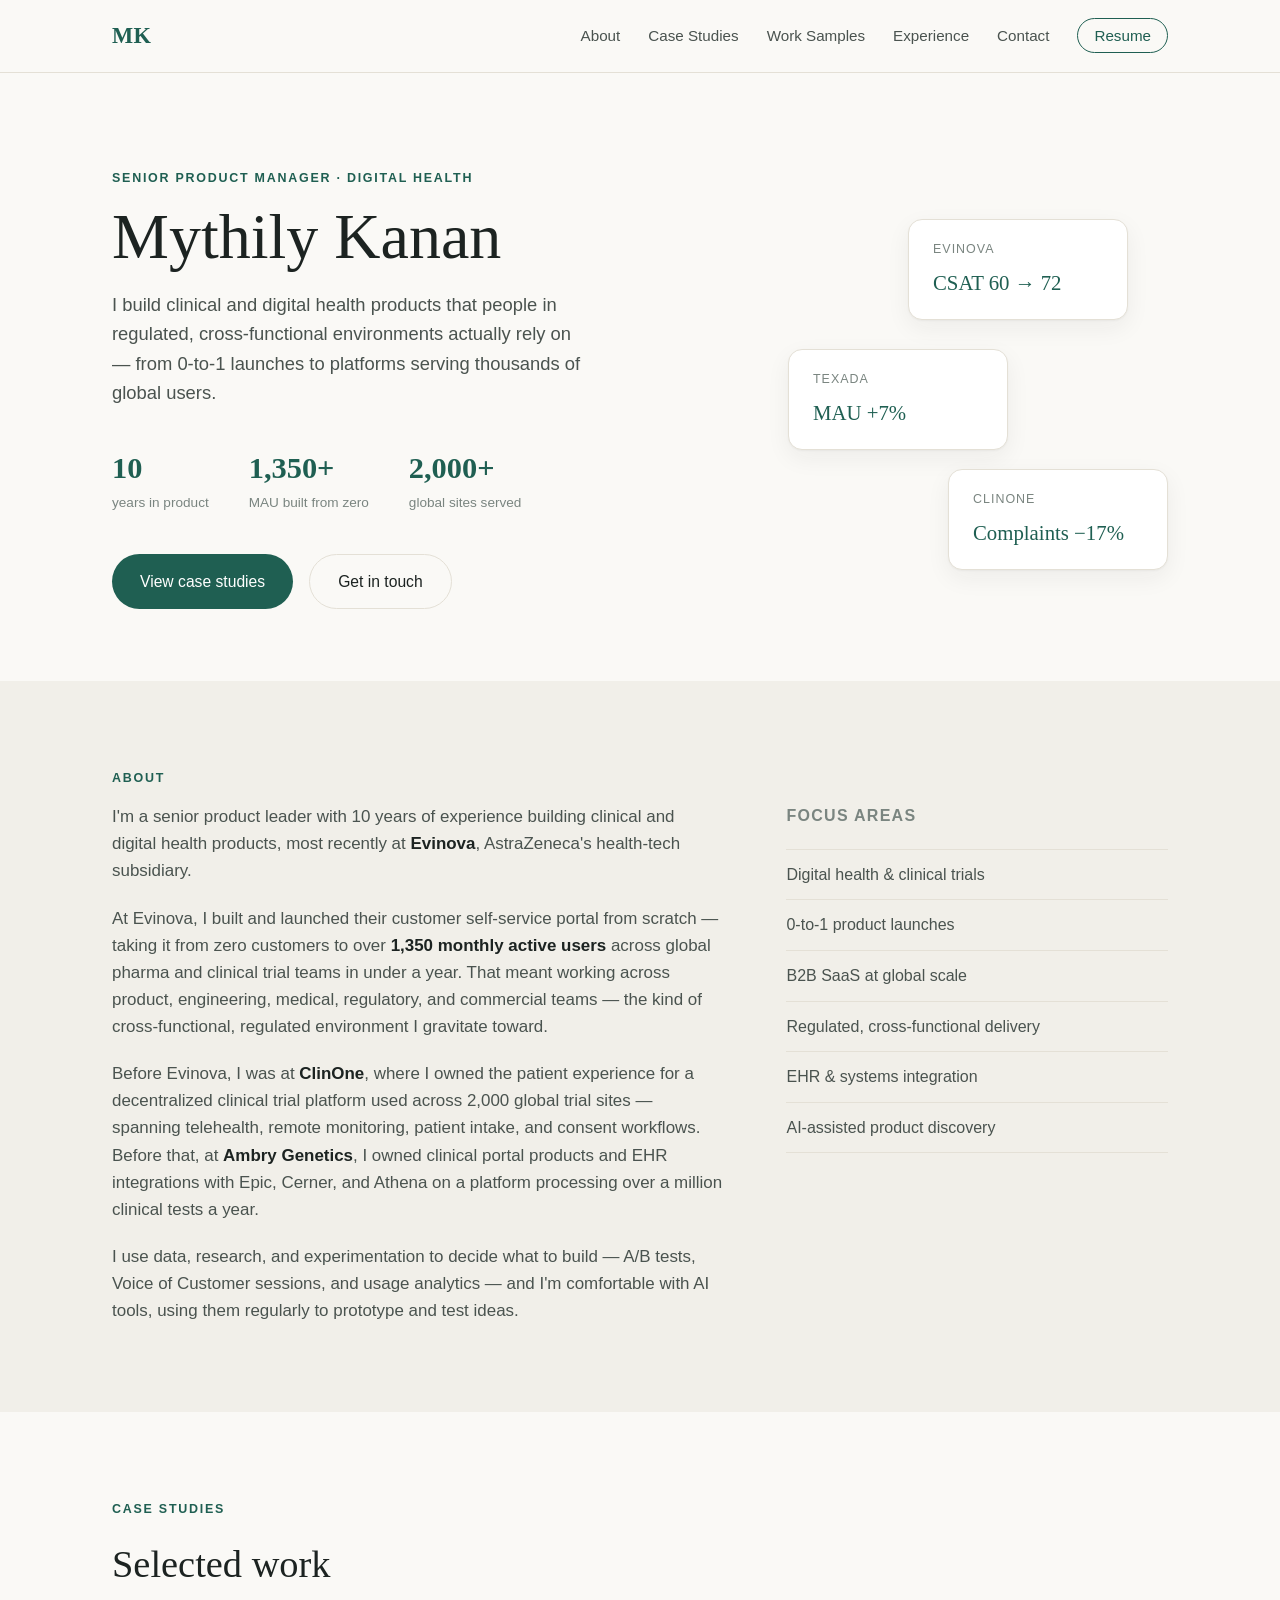
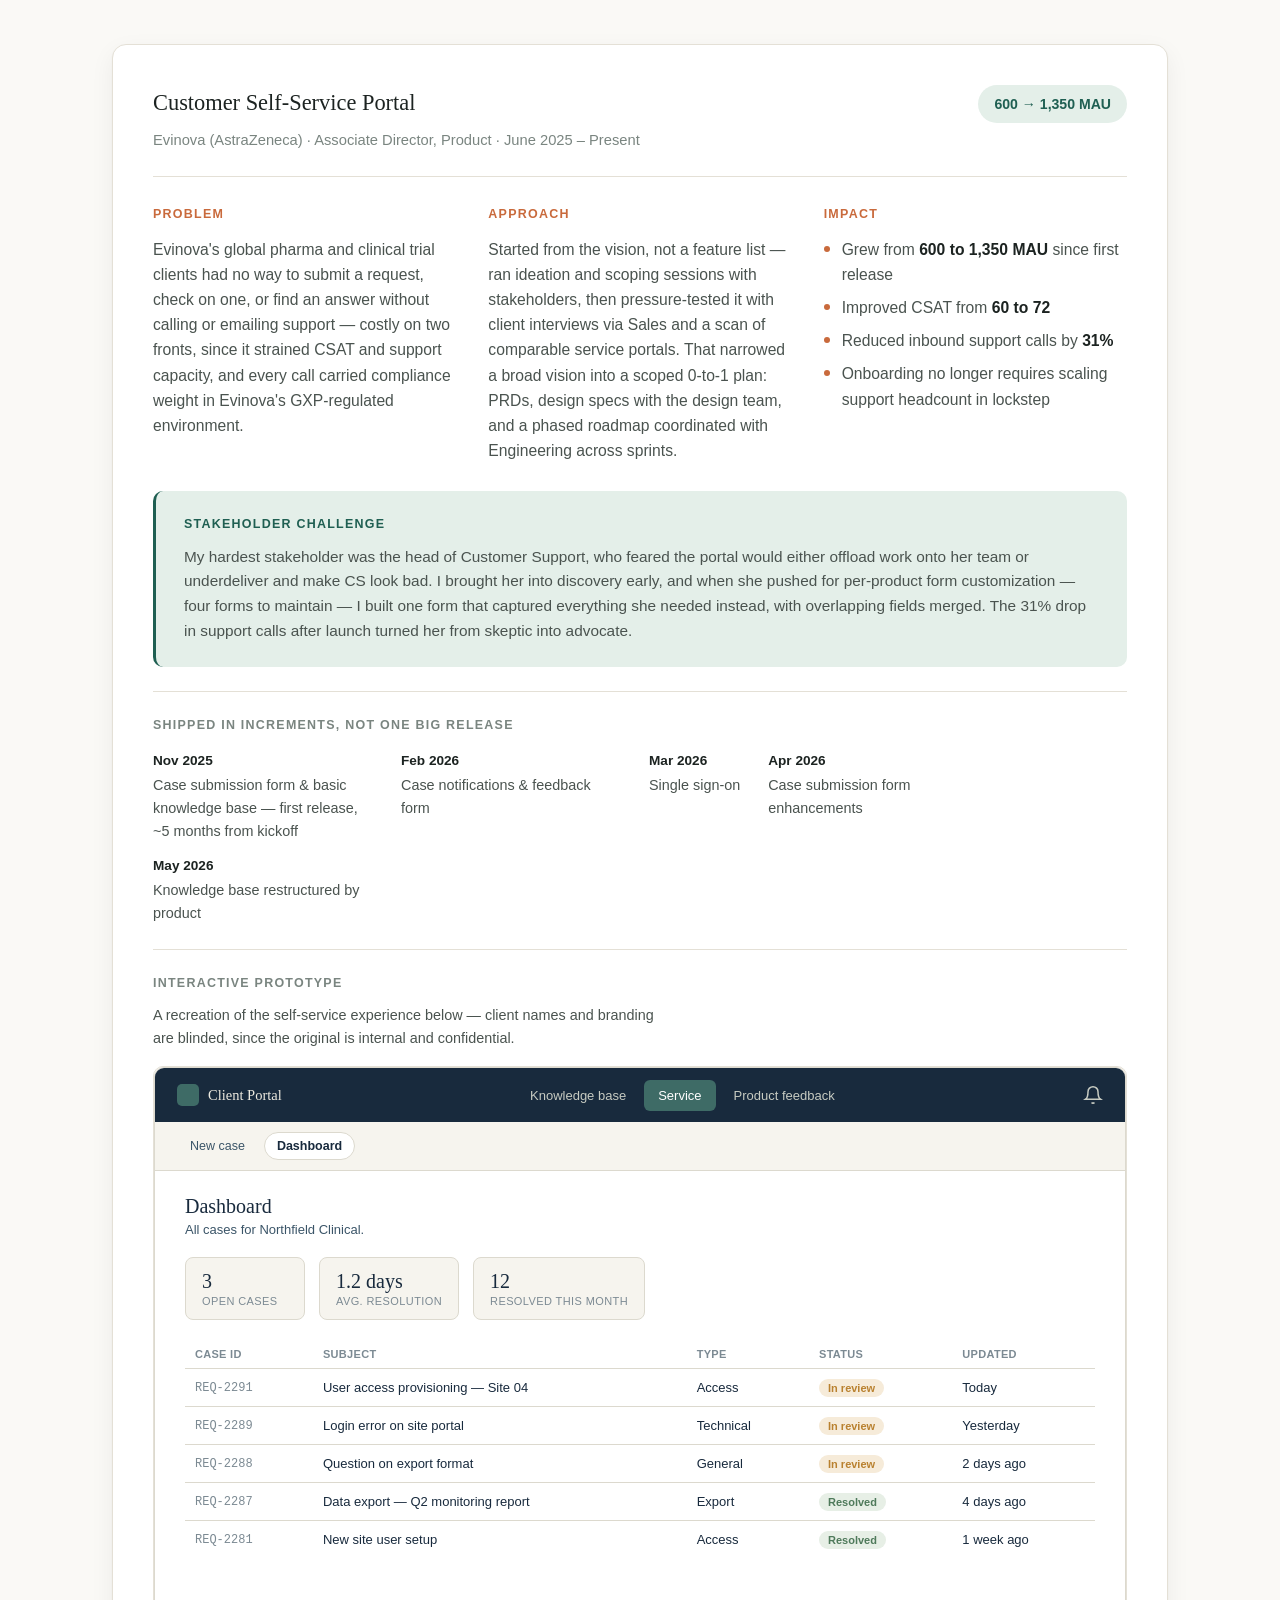
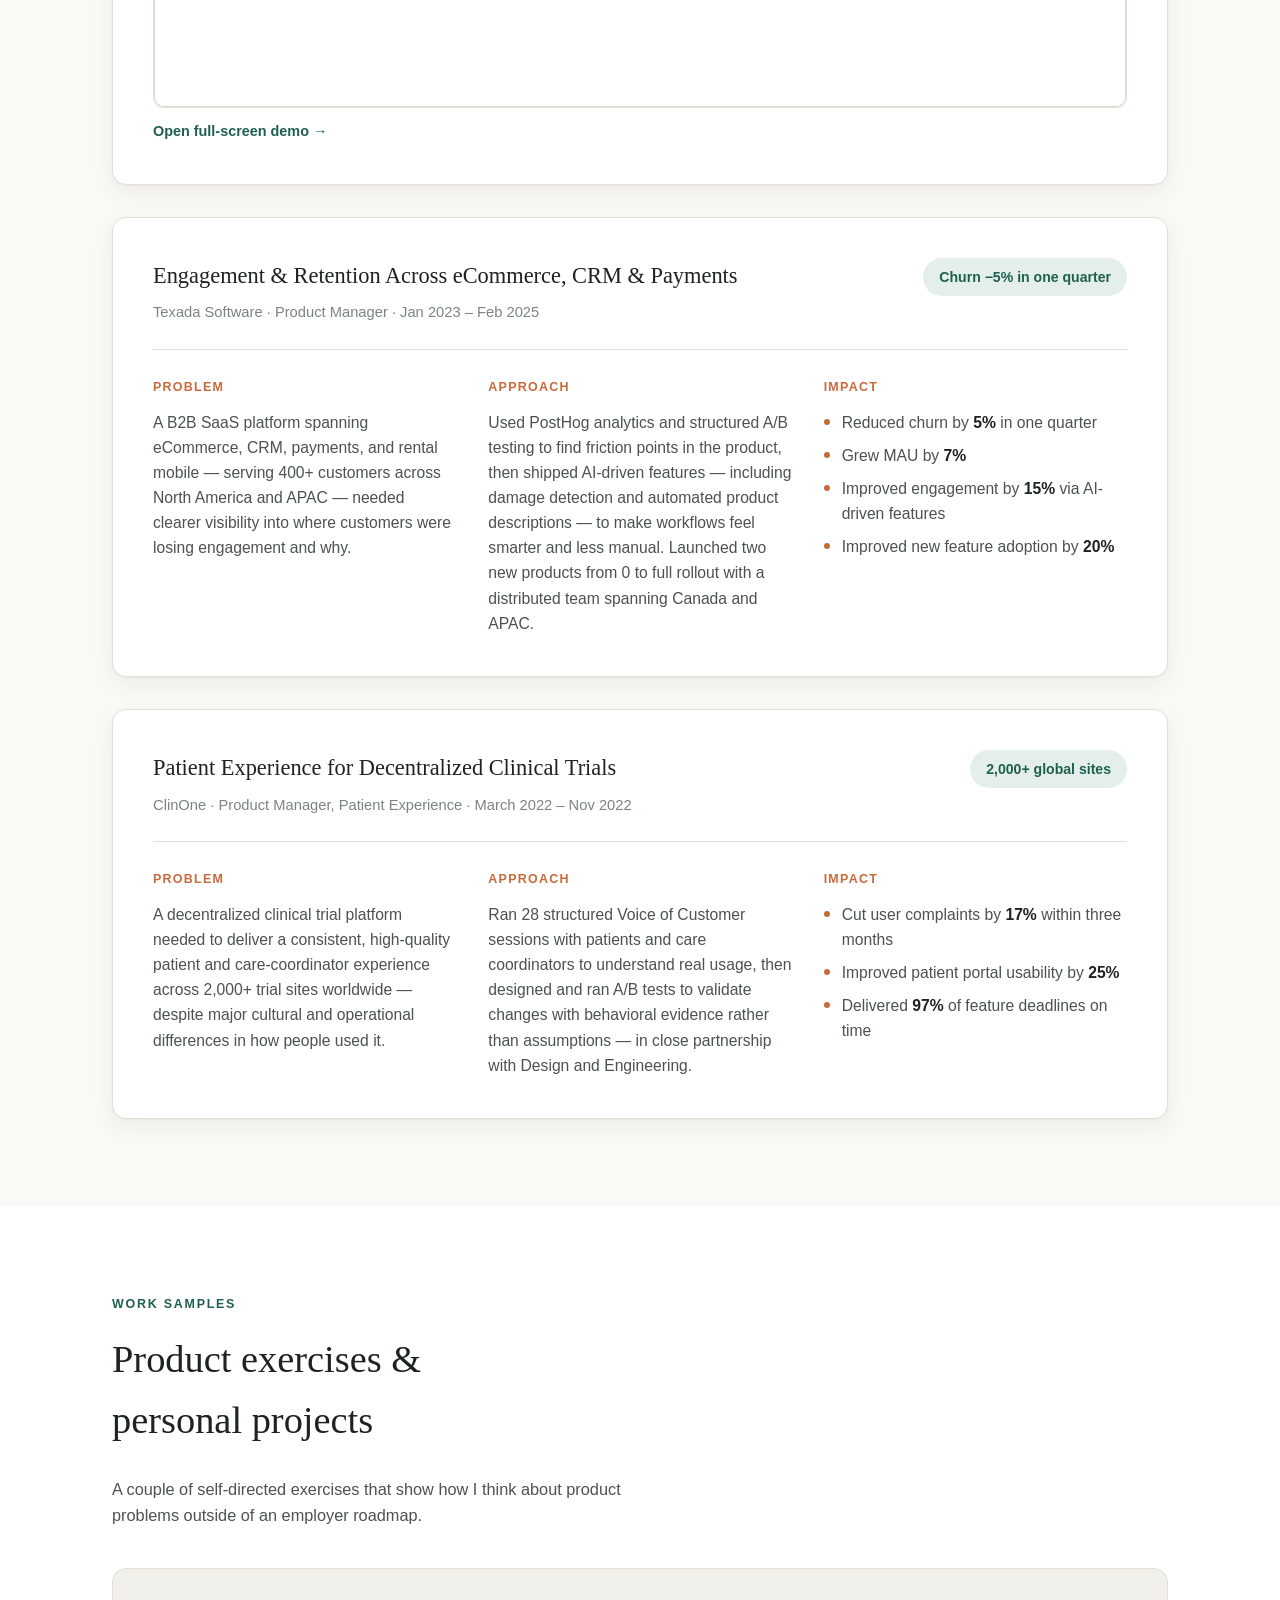
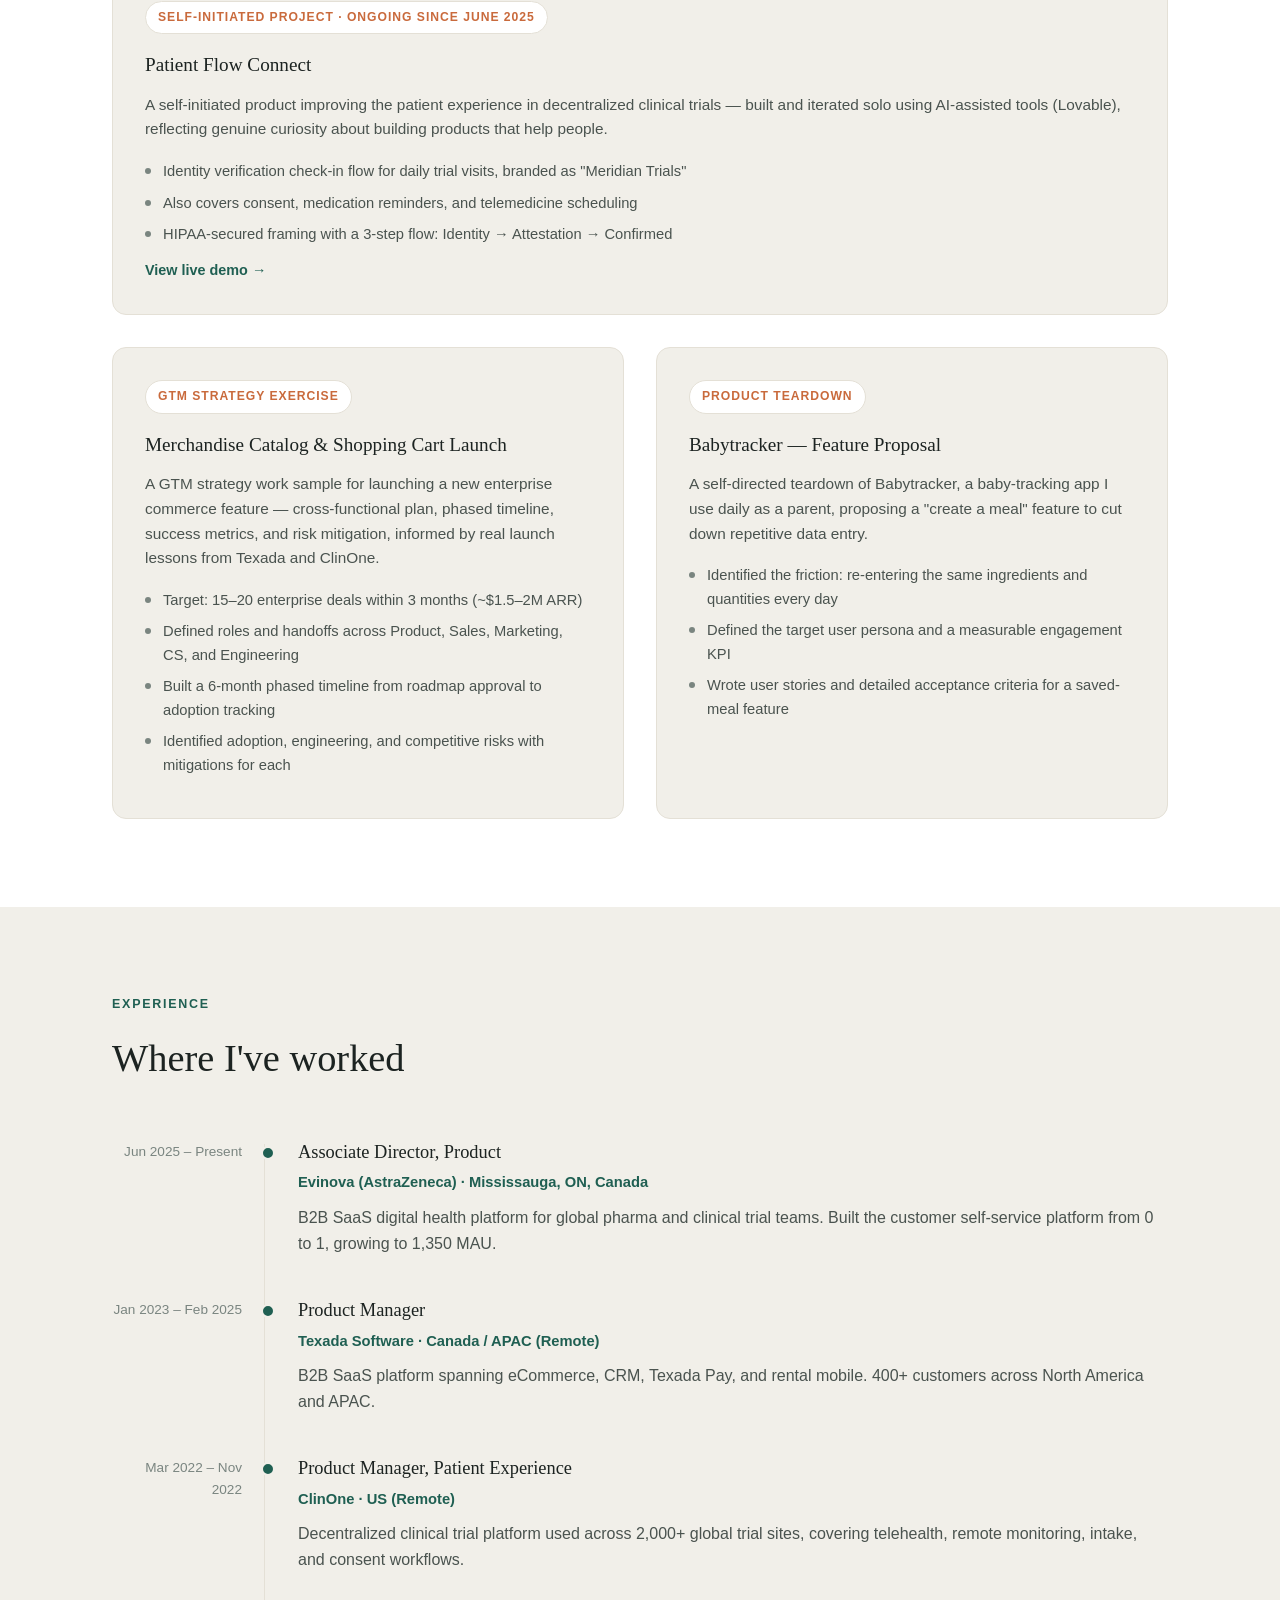
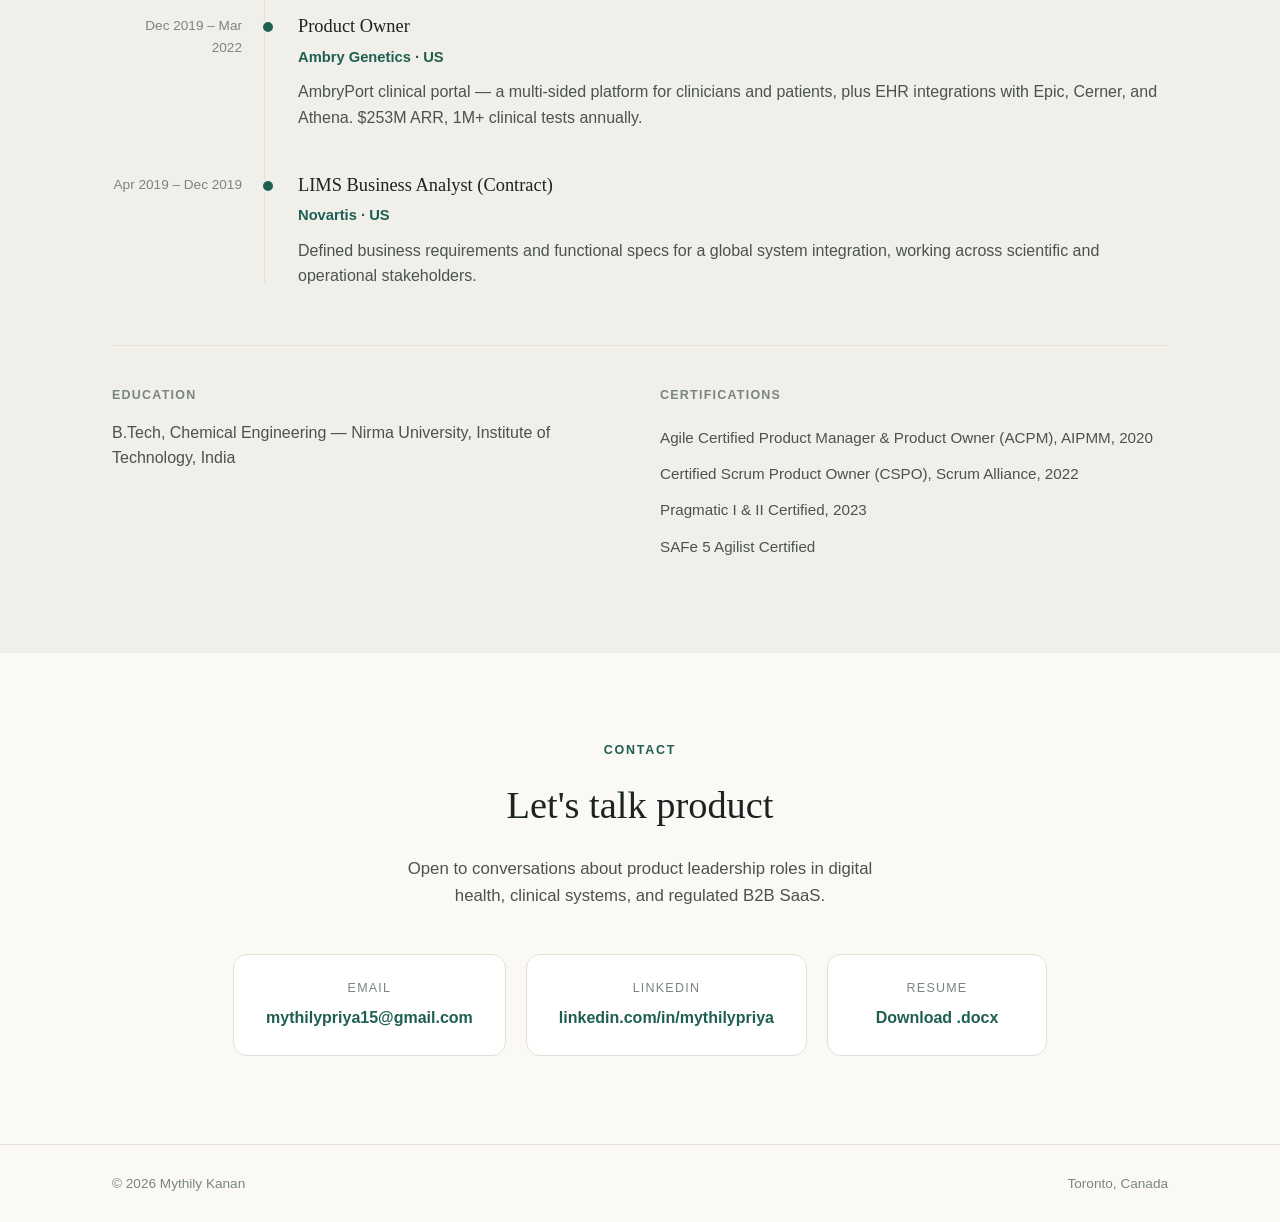
<file: index.html>
<!DOCTYPE html>
<html lang="en">
<head>
<meta charset="UTF-8">
<meta name="viewport" content="width=device-width, initial-scale=1.0">
<title>Mythily Kanan — Senior Product Manager</title>
<meta name="description" content="Mythily Kanan — Senior Product Manager building digital health and clinical products. 10 years shipping SaaS products end to end at global scale.">
<link rel="icon" href="data:,">
<link rel="stylesheet" href="css/style.css">
</head>
<body>

<a class="skip-link" href="#main">Skip to content</a>

<header class="site-header">
  <nav class="nav" aria-label="Primary">
    <a href="#top" class="nav-logo">MK</a>
    <button class="nav-toggle" aria-label="Toggle menu" aria-expanded="false">
      <span></span><span></span><span></span>
    </button>
    <ul class="nav-links">
      <li><a href="#about">About</a></li>
      <li><a href="#work">Case Studies</a></li>
      <li><a href="#exercises">Work Samples</a></li>
      <li><a href="#experience">Experience</a></li>
      <li><a href="#contact">Contact</a></li>
      <li><a href="assets/Mythily_Kanan_Resume.docx" class="nav-resume" download>Resume</a></li>
    </ul>
  </nav>
</header>

<main id="main">

  <section id="top" class="hero">
    <div class="container hero-grid">
      <div class="hero-copy">
        <p class="eyebrow">Senior Product Manager · Digital Health</p>
        <h1>Mythily Kanan</h1>
        <p class="hero-lede">
          I build clinical and digital health products that people in regulated,
          cross-functional environments actually rely on — from 0-to-1 launches
          to platforms serving thousands of global users.
        </p>
        <div class="hero-stats">
          <div class="stat">
            <span class="stat-number">10</span>
            <span class="stat-label">years in product</span>
          </div>
          <div class="stat">
            <span class="stat-number">1,350+</span>
            <span class="stat-label">MAU built from zero</span>
          </div>
          <div class="stat">
            <span class="stat-number">2,000+</span>
            <span class="stat-label">global sites served</span>
          </div>
        </div>
        <div class="hero-actions">
          <a href="#work" class="btn btn-primary">View case studies</a>
          <a href="#contact" class="btn btn-ghost">Get in touch</a>
        </div>
      </div>
      <div class="hero-visual" aria-hidden="true">
        <div class="hero-card hero-card-1">
          <span class="hero-card-label">Evinova</span>
          <span class="hero-card-metric">CSAT 60 → 72</span>
        </div>
        <div class="hero-card hero-card-2">
          <span class="hero-card-label">Texada</span>
          <span class="hero-card-metric">MAU +7%</span>
        </div>
        <div class="hero-card hero-card-3">
          <span class="hero-card-label">ClinOne</span>
          <span class="hero-card-metric">Complaints −17%</span>
        </div>
      </div>
    </div>
  </section>

  <section id="about" class="section about">
    <div class="container">
      <p class="section-eyebrow">About</p>
      <div class="about-grid">
        <div class="about-text">
          <p>
            I'm a senior product leader with 10 years of experience building clinical and
            digital health products, most recently at <strong>Evinova</strong>, AstraZeneca's
            health-tech subsidiary.
          </p>
          <p>
            At Evinova, I built and launched their customer self-service portal from scratch —
            taking it from zero customers to over <strong>1,350 monthly active users</strong>
            across global pharma and clinical trial teams in under a year. That meant working
            across product, engineering, medical, regulatory, and commercial teams — the kind
            of cross-functional, regulated environment I gravitate toward.
          </p>
          <p>
            Before Evinova, I was at <strong>ClinOne</strong>, where I owned the patient
            experience for a decentralized clinical trial platform used across 2,000 global
            trial sites — spanning telehealth, remote monitoring, patient intake, and consent
            workflows. Before that, at <strong>Ambry Genetics</strong>, I owned clinical portal
            products and EHR integrations with Epic, Cerner, and Athena on a platform
            processing over a million clinical tests a year.
          </p>
          <p>
            I use data, research, and experimentation to decide what to build — A/B tests,
            Voice of Customer sessions, and usage analytics — and I'm comfortable with AI
            tools, using them regularly to prototype and test ideas.
          </p>
        </div>
        <div class="about-side">
          <h3>Focus areas</h3>
          <ul class="tag-list">
            <li>Digital health &amp; clinical trials</li>
            <li>0-to-1 product launches</li>
            <li>B2B SaaS at global scale</li>
            <li>Regulated, cross-functional delivery</li>
            <li>EHR &amp; systems integration</li>
            <li>AI-assisted product discovery</li>
          </ul>
        </div>
      </div>
    </div>
  </section>

  <section id="work" class="section work">
    <div class="container">
      <p class="section-eyebrow">Case Studies</p>
      <h2 class="section-title">Selected work</h2>

      <article class="case-study case-study-featured">
        <div class="case-header">
          <div>
            <h3>Customer Self-Service Portal</h3>
            <p class="case-meta">Evinova (AstraZeneca) · Associate Director, Product · June 2025 – Present</p>
          </div>
          <div class="case-impact-pill">600 → 1,350 MAU</div>
        </div>
        <div class="case-body">
          <div class="case-col">
            <h4>Problem</h4>
            <p>
              Evinova's global pharma and clinical trial clients had no way to submit a request,
              check on one, or find an answer without calling or emailing support — costly on two
              fronts, since it strained CSAT and support capacity, and every call carried
              compliance weight in Evinova's GXP-regulated environment.
            </p>
          </div>
          <div class="case-col">
            <h4>Approach</h4>
            <p>
              Started from the vision, not a feature list — ran ideation and scoping sessions with
              stakeholders, then pressure-tested it with client interviews via Sales and a scan of
              comparable service portals. That narrowed a broad vision into a scoped 0-to-1 plan:
              PRDs, design specs with the design team, and a phased roadmap coordinated with
              Engineering across sprints.
            </p>
          </div>
          <div class="case-col">
            <h4>Impact</h4>
            <ul class="impact-list">
              <li>Grew from <strong>600 to 1,350 MAU</strong> since first release</li>
              <li>Improved CSAT from <strong>60 to 72</strong></li>
              <li>Reduced inbound support calls by <strong>31%</strong></li>
              <li>Onboarding no longer requires scaling support headcount in lockstep</li>
            </ul>
          </div>
        </div>
        <div class="case-story">
          <h4>Stakeholder challenge</h4>
          <p>
            My hardest stakeholder was the head of Customer Support, who feared the portal would
            either offload work onto her team or underdeliver and make CS look bad. I brought her
            into discovery early, and when she pushed for per-product form customization — four
            forms to maintain — I built one form that captured everything she needed instead,
            with overlapping fields merged. The 31% drop in support calls after launch turned her
            from skeptic into advocate.
          </p>
        </div>
        <div class="case-timeline-strip">
          <h4>Shipped in increments, not one big release</h4>
          <ul>
            <li><span>Nov 2025</span>Case submission form &amp; basic knowledge base — first release, ~5 months from kickoff</li>
            <li><span>Feb 2026</span>Case notifications &amp; feedback form</li>
            <li><span>Mar 2026</span>Single sign-on</li>
            <li><span>Apr 2026</span>Case submission form enhancements</li>
            <li><span>May 2026</span>Knowledge base restructured by product</li>
          </ul>
        </div>
        <div class="case-demo">
          <h4>Interactive prototype</h4>
          <p class="case-demo-note">
            A recreation of the self-service experience below — client names and branding are
            blinded, since the original is internal and confidential.
          </p>
          <div class="case-demo-frame">
            <iframe src="demos/evinova-portal-demo.html" title="Evinova client portal demo" loading="lazy"></iframe>
          </div>
          <a href="demos/evinova-portal-demo.html" target="_blank" rel="noopener" class="case-demo-link">
            Open full-screen demo →
          </a>
        </div>
      </article>

      <article class="case-study">
        <div class="case-header">
          <div>
            <h3>Engagement &amp; Retention Across eCommerce, CRM &amp; Payments</h3>
            <p class="case-meta">Texada Software · Product Manager · Jan 2023 – Feb 2025</p>
          </div>
          <div class="case-impact-pill">Churn −5% in one quarter</div>
        </div>
        <div class="case-body">
          <div class="case-col">
            <h4>Problem</h4>
            <p>
              A B2B SaaS platform spanning eCommerce, CRM, payments, and rental mobile — serving
              400+ customers across North America and APAC — needed clearer visibility into
              where customers were losing engagement and why.
            </p>
          </div>
          <div class="case-col">
            <h4>Approach</h4>
            <p>
              Used PostHog analytics and structured A/B testing to find friction points in the
              product, then shipped AI-driven features — including damage detection and
              automated product descriptions — to make workflows feel smarter and less manual.
              Launched two new products from 0 to full rollout with a distributed team spanning
              Canada and APAC.
            </p>
          </div>
          <div class="case-col">
            <h4>Impact</h4>
            <ul class="impact-list">
              <li>Reduced churn by <strong>5%</strong> in one quarter</li>
              <li>Grew MAU by <strong>7%</strong></li>
              <li>Improved engagement by <strong>15%</strong> via AI-driven features</li>
              <li>Improved new feature adoption by <strong>20%</strong></li>
            </ul>
          </div>
        </div>
      </article>

      <article class="case-study">
        <div class="case-header">
          <div>
            <h3>Patient Experience for Decentralized Clinical Trials</h3>
            <p class="case-meta">ClinOne · Product Manager, Patient Experience · March 2022 – Nov 2022</p>
          </div>
          <div class="case-impact-pill">2,000+ global sites</div>
        </div>
        <div class="case-body">
          <div class="case-col">
            <h4>Problem</h4>
            <p>
              A decentralized clinical trial platform needed to deliver a consistent, high-quality
              patient and care-coordinator experience across 2,000+ trial sites worldwide —
              despite major cultural and operational differences in how people used it.
            </p>
          </div>
          <div class="case-col">
            <h4>Approach</h4>
            <p>
              Ran 28 structured Voice of Customer sessions with patients and care coordinators
              to understand real usage, then designed and ran A/B tests to validate changes with
              behavioral evidence rather than assumptions — in close partnership with Design and
              Engineering.
            </p>
          </div>
          <div class="case-col">
            <h4>Impact</h4>
            <ul class="impact-list">
              <li>Cut user complaints by <strong>17%</strong> within three months</li>
              <li>Improved patient portal usability by <strong>25%</strong></li>
              <li>Delivered <strong>97%</strong> of feature deadlines on time</li>
            </ul>
          </div>
        </div>
      </article>

    </div>
  </section>

  <section id="exercises" class="section exercises">
    <div class="container">
      <p class="section-eyebrow">Work Samples</p>
      <h2 class="section-title">Product exercises &amp; personal projects</h2>
      <p class="section-intro">
        A couple of self-directed exercises that show how I think about product problems outside
        of an employer roadmap.
      </p>

      <article class="exercise-card exercise-card-wide">
        <span class="exercise-tag">Self-initiated project · Ongoing since June 2025</span>
        <h3>Patient Flow Connect</h3>
        <p>
          A self-initiated product improving the patient experience in decentralized clinical
          trials — built and iterated solo using AI-assisted tools (Lovable), reflecting genuine
          curiosity about building products that help people.
        </p>
        <ul class="exercise-points">
          <li>Identity verification check-in flow for daily trial visits, branded as "Meridian Trials"</li>
          <li>Also covers consent, medication reminders, and telemedicine scheduling</li>
          <li>HIPAA-secured framing with a 3-step flow: Identity → Attestation → Confirmed</li>
        </ul>
        <a href="https://secure-study-flow.lovable.app" target="_blank" rel="noopener" class="case-demo-link">
          View live demo →
        </a>
      </article>

      <div class="exercise-grid">
        <article class="exercise-card">
          <span class="exercise-tag">GTM strategy exercise</span>
          <h3>Merchandise Catalog &amp; Shopping Cart Launch</h3>
          <p>
            A GTM strategy work sample for launching a new enterprise commerce feature —
            cross-functional plan, phased timeline, success metrics, and risk mitigation,
            informed by real launch lessons from Texada and ClinOne.
          </p>
          <ul class="exercise-points">
            <li>Target: 15–20 enterprise deals within 3 months (~$1.5–2M ARR)</li>
            <li>Defined roles and handoffs across Product, Sales, Marketing, CS, and Engineering</li>
            <li>Built a 6-month phased timeline from roadmap approval to adoption tracking</li>
            <li>Identified adoption, engineering, and competitive risks with mitigations for each</li>
          </ul>
        </article>

        <article class="exercise-card">
          <span class="exercise-tag">Product teardown</span>
          <h3>Babytracker — Feature Proposal</h3>
          <p>
            A self-directed teardown of Babytracker, a baby-tracking app I use daily as a parent,
            proposing a "create a meal" feature to cut down repetitive data entry.
          </p>
          <ul class="exercise-points">
            <li>Identified the friction: re-entering the same ingredients and quantities every day</li>
            <li>Defined the target user persona and a measurable engagement KPI</li>
            <li>Wrote user stories and detailed acceptance criteria for a saved-meal feature</li>
          </ul>
        </article>
      </div>
    </div>
  </section>

  <section id="experience" class="section experience">
    <div class="container">
      <p class="section-eyebrow">Experience</p>
      <h2 class="section-title">Where I've worked</h2>

      <ol class="timeline">
        <li class="timeline-item">
          <div class="timeline-date">Jun 2025 – Present</div>
          <div class="timeline-content">
            <h3>Associate Director, Product</h3>
            <p class="timeline-org">Evinova (AstraZeneca) · Mississauga, ON, Canada</p>
            <p>B2B SaaS digital health platform for global pharma and clinical trial teams. Built the customer self-service platform from 0 to 1, growing to 1,350 MAU.</p>
          </div>
        </li>
        <li class="timeline-item">
          <div class="timeline-date">Jan 2023 – Feb 2025</div>
          <div class="timeline-content">
            <h3>Product Manager</h3>
            <p class="timeline-org">Texada Software · Canada / APAC (Remote)</p>
            <p>B2B SaaS platform spanning eCommerce, CRM, Texada Pay, and rental mobile. 400+ customers across North America and APAC.</p>
          </div>
        </li>
        <li class="timeline-item">
          <div class="timeline-date">Mar 2022 – Nov 2022</div>
          <div class="timeline-content">
            <h3>Product Manager, Patient Experience</h3>
            <p class="timeline-org">ClinOne · US (Remote)</p>
            <p>Decentralized clinical trial platform used across 2,000+ global trial sites, covering telehealth, remote monitoring, intake, and consent workflows.</p>
          </div>
        </li>
        <li class="timeline-item">
          <div class="timeline-date">Dec 2019 – Mar 2022</div>
          <div class="timeline-content">
            <h3>Product Owner</h3>
            <p class="timeline-org">Ambry Genetics · US</p>
            <p>AmbryPort clinical portal — a multi-sided platform for clinicians and patients, plus EHR integrations with Epic, Cerner, and Athena. $253M ARR, 1M+ clinical tests annually.</p>
          </div>
        </li>
        <li class="timeline-item">
          <div class="timeline-date">Apr 2019 – Dec 2019</div>
          <div class="timeline-content">
            <h3>LIMS Business Analyst (Contract)</h3>
            <p class="timeline-org">Novartis · US</p>
            <p>Defined business requirements and functional specs for a global system integration, working across scientific and operational stakeholders.</p>
          </div>
        </li>
      </ol>

      <div class="creds">
        <div class="creds-col">
          <h4>Education</h4>
          <p>B.Tech, Chemical Engineering — Nirma University, Institute of Technology, India</p>
        </div>
        <div class="creds-col">
          <h4>Certifications</h4>
          <ul class="plain-list">
            <li>Agile Certified Product Manager &amp; Product Owner (ACPM), AIPMM, 2020</li>
            <li>Certified Scrum Product Owner (CSPO), Scrum Alliance, 2022</li>
            <li>Pragmatic I &amp; II Certified, 2023</li>
            <li>SAFe 5 Agilist Certified</li>
          </ul>
        </div>
      </div>
    </div>
  </section>

  <section id="contact" class="section contact">
    <div class="container contact-inner">
      <p class="section-eyebrow">Contact</p>
      <h2 class="section-title">Let's talk product</h2>
      <p class="contact-lede">
        Open to conversations about product leadership roles in digital health, clinical
        systems, and regulated B2B SaaS.
      </p>
      <div class="contact-links">
        <a href="mailto:mythilypriya15@gmail.com" class="contact-link">
          <span class="contact-label">Email</span>
          <span class="contact-value">mythilypriya15@gmail.com</span>
        </a>
        <a href="https://linkedin.com/in/mythilypriya" target="_blank" rel="noopener" class="contact-link">
          <span class="contact-label">LinkedIn</span>
          <span class="contact-value">linkedin.com/in/mythilypriya</span>
        </a>
        <a href="assets/Mythily_Kanan_Resume.docx" download class="contact-link">
          <span class="contact-label">Resume</span>
          <span class="contact-value">Download .docx</span>
        </a>
      </div>
    </div>
  </section>

</main>

<footer class="site-footer">
  <div class="container footer-inner">
    <span>© <span id="year"></span> Mythily Kanan</span>
    <span>Toronto, Canada</span>
  </div>
</footer>

<script src="js/script.js"></script>
</body>
</html>
</file>
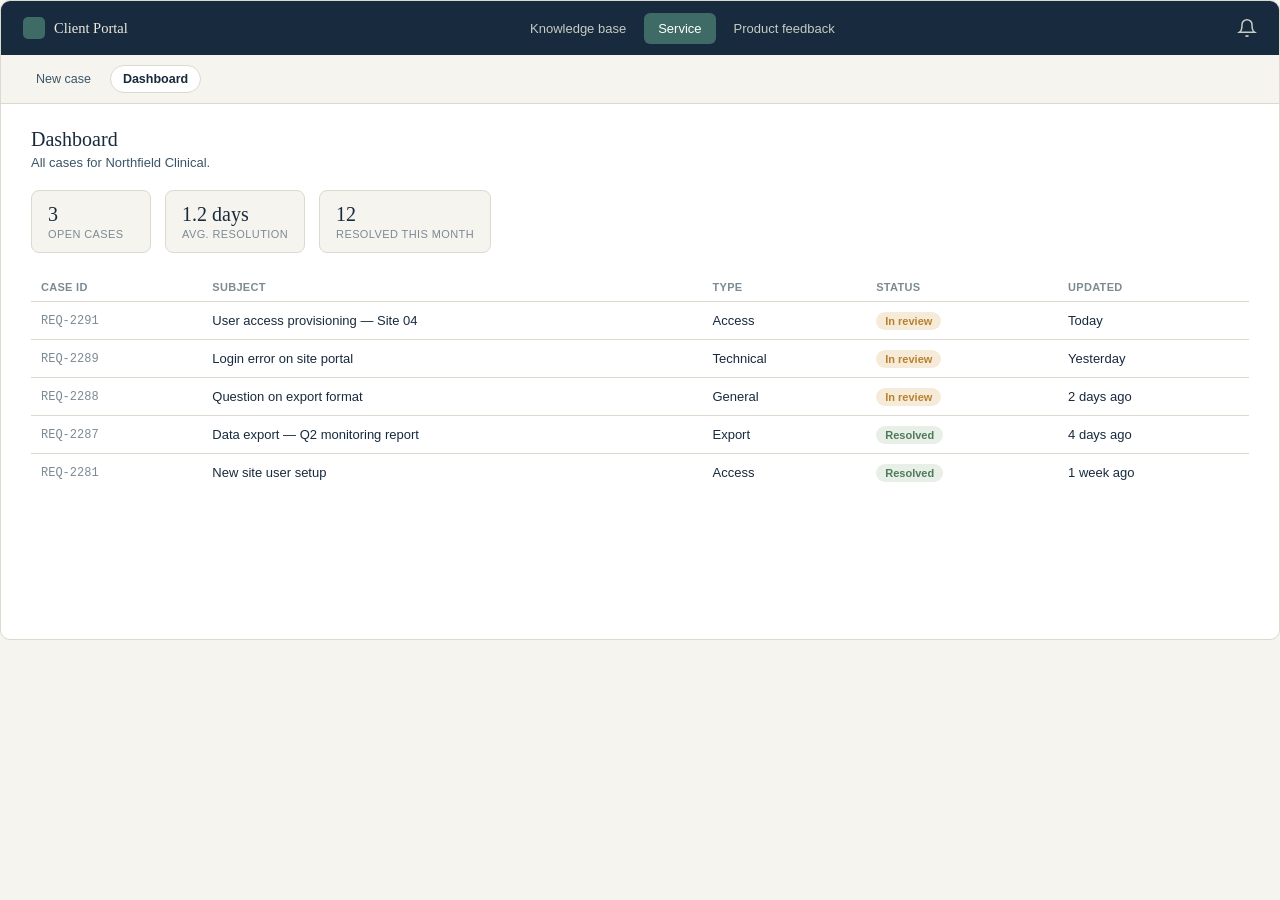
<file: demos/evinova-portal-demo.html>
<!DOCTYPE html>
<html lang="en">
<head>
<meta charset="UTF-8">
<title>Client Portal — Demo</title>
<style>
  :root{
    --ink:#182A3D; --ink-soft:#3B5568; --line:#DCD9CE;
    --paper:#F6F4EE; --card:#FFFFFF;
    --teal:#3E6B66; --teal-deep:#28453F; --teal-tint:#E6EEEA;
    --amber:#B9812F; --amber-tint:#F6EBD9;
    --sage:#4F7A5B; --sage-tint:#E7EFE6;
    --muted:#7C8A93;
  }
  *{box-sizing:border-box;}
  body{margin:0;font-family:'Inter',-apple-system,'Segoe UI',sans-serif;background:var(--paper);color:var(--ink);}
  .shell{border:1px solid var(--line);border-radius:10px;overflow:hidden;background:var(--card);min-height:640px;}
  .topbar{display:flex;align-items:center;justify-content:space-between;padding:0 22px;height:54px;background:var(--ink);color:#EDEAE0;}
  .brandmark{display:flex;align-items:center;gap:9px;}
  .brandmark .sq{width:22px;height:22px;border-radius:5px;background:var(--teal);flex:none;}
  .brandmark span{font-family:Georgia,'Times New Roman',serif;font-size:14.5px;}
  .toptabs{display:flex;gap:4px;}
  .toptab{padding:8px 14px;border-radius:6px;font-size:13px;color:#C7CBC2;cursor:pointer;}
  .toptab:hover{color:#fff;}
  .toptab.active{background:var(--teal);color:#fff;}
  .subbar{display:flex;gap:6px;padding:10px 22px;border-bottom:1px solid var(--line);background:var(--paper);}
  .subtab{padding:6px 12px;border-radius:20px;font-size:12.5px;color:var(--ink-soft);cursor:pointer;border:1px solid transparent;}
  .subtab:hover{border-color:var(--line);}
  .subtab.active{background:var(--card);border-color:var(--line);color:var(--ink);font-weight:600;}
  .doctab-row{display:flex;gap:16px;border-bottom:1px solid var(--line);margin-bottom:18px;}
  .doctab{padding:0 2px 10px;font-size:12.5px;color:var(--muted);cursor:pointer;border-bottom:2px solid transparent;}
  .doctab:hover{color:var(--ink);}
  .doctab.active{color:var(--teal-deep);border-bottom-color:var(--teal);font-weight:600;}
  .main{padding:24px 30px;}
  .section{display:none;}
  .section.active{display:block;}
  .pane{display:none;}
  .pane.active{display:block;}
  h1{font-family:Georgia,'Times New Roman',serif;font-size:20px;font-weight:400;margin:0 0 4px;}
  .sub{color:var(--ink-soft);font-size:13px;margin:0 0 20px;}
  .row{display:flex;gap:14px;margin-bottom:20px;flex-wrap:wrap;}
  .stat{background:var(--paper);border:1px solid var(--line);border-radius:8px;padding:12px 16px;min-width:120px;}
  .stat .n{font-size:20px;font-family:Georgia,serif;}
  .stat .l{font-size:11px;color:var(--muted);text-transform:uppercase;letter-spacing:.4px;margin-top:2px;}
  table{width:100%;border-collapse:collapse;font-size:13px;}
  th{text-align:left;font-size:11px;text-transform:uppercase;letter-spacing:.3px;color:var(--muted);padding:8px 10px;border-bottom:1px solid var(--line);}
  td{padding:11px 10px;border-bottom:1px solid var(--line);}
  tr:last-child td{border-bottom:none;}
  .id{font-family:'Courier New',monospace;color:var(--muted);font-size:12px;}
  .badge{font-size:11px;padding:3px 9px;border-radius:20px;font-weight:600;white-space:nowrap;}
  .badge.progress{background:var(--amber-tint);color:var(--amber);}
  .badge.resolved{background:var(--sage-tint);color:var(--sage);}
  .badge.new{background:var(--teal-tint);color:var(--teal-deep);}
  .badge.planned{background:var(--teal-tint);color:var(--teal-deep);}
  .badge.shipped{background:var(--sage-tint);color:var(--sage);}
  .badge.postmvp{background:var(--amber-tint);color:var(--amber);margin-left:auto;}
  .idea-card{display:flex;gap:14px;border:1px solid var(--line);border-radius:8px;padding:14px 16px;margin-bottom:10px;align-items:flex-start;}
  .vote{display:flex;flex-direction:column;align-items:center;justify-content:center;border:1px solid var(--line);border-radius:8px;padding:6px 10px;min-width:44px;cursor:pointer;user-select:none;background:var(--paper);}
  .vote:hover{border-color:var(--teal);}
  .vote .arrow{font-size:12px;color:var(--teal);}
  .vote .count{font-size:14px;font-weight:600;color:var(--ink);}
  .idea-body{flex:1;}
  .idea-body .t{font-size:13.5px;font-weight:600;margin-bottom:3px;}
  .idea-body .d{font-size:12.5px;color:var(--ink-soft);margin-bottom:8px;}
  .idea-meta{display:flex;gap:8px;align-items:center;font-size:11.5px;color:var(--muted);}
  .case-layout{display:flex;gap:24px;align-items:flex-start;}
  .case-form{flex:1;min-width:0;}
  .ai-panel{width:250px;flex:none;border:1px solid var(--line);border-radius:8px;padding:14px;background:var(--paper);position:sticky;top:0;}
  .ai-head{display:flex;align-items:center;gap:7px;margin-bottom:4px;}
  .ai-dot{width:7px;height:7px;border-radius:50%;background:var(--teal);}
  .ai-head span{font-size:12.5px;font-weight:700;color:var(--teal-deep);}
  .ai-empty{font-size:12px;color:var(--muted);margin-top:8px;line-height:1.5;}
  .ai-thinking{font-size:12px;color:var(--muted);margin-top:8px;display:none;}
  .ai-thinking.show{display:block;}
  .ai-sugg{display:none;margin-top:10px;}
  .ai-sugg.show{display:block;}
  .ai-card{background:var(--card);border:1px solid var(--line);border-radius:6px;padding:10px 11px;margin-bottom:8px;cursor:pointer;}
  .ai-card:hover{border-color:var(--teal);}
  .ai-card .t{font-size:12.5px;font-weight:600;margin-bottom:2px;}
  .ai-card .d{font-size:11.5px;color:var(--muted);}
  .ai-resolve{font-size:11.5px;color:var(--muted);margin-top:2px;}
  .ai-resolve a{color:var(--teal-deep);font-weight:600;cursor:pointer;}
  .btn{background:var(--teal);color:#fff;border:none;padding:9px 16px;border-radius:6px;font-size:13px;font-weight:600;cursor:pointer;}
  label{display:block;font-size:12.5px;color:var(--ink-soft);margin:12px 0 5px;font-weight:600;}
  input,select,textarea{width:100%;padding:9px 10px;border:1px solid var(--line);border-radius:6px;font-size:13.5px;font-family:inherit;background:var(--paper);color:var(--ink);}
  textarea{min-height:70px;resize:vertical;}
  .kb-grid{display:grid;grid-template-columns:1fr 1fr;gap:12px;}
  .kb-item{border:1px solid var(--line);border-radius:8px;padding:14px;cursor:pointer;}
  .kb-item .t{font-size:13px;font-weight:600;margin-bottom:3px;}
  .kb-item .d{font-size:12px;color:var(--muted);}
  .bell{position:relative;cursor:pointer;width:20px;height:20px;color:#C7CBC2;}
  .bell:hover{color:#fff;}
  .bell svg{width:20px;height:20px;display:block;}
  .bell .dot{position:absolute;top:-3px;right:-4px;background:var(--amber);color:#3A2A0C;font-size:10px;font-weight:700;min-width:15px;height:15px;border-radius:20px;display:flex;align-items:center;justify-content:center;padding:0 3px;}
  .bell .dot.hidden{display:none;}
  .field-row{display:flex;gap:14px;}
  .field-row > div{flex:1;}
  .readonly{background:var(--line);color:var(--ink-soft);}
  .filewrap{border:1px dashed var(--line);border-radius:6px;padding:14px;text-align:center;font-size:12.5px;color:var(--muted);background:var(--paper);}
  .hint{font-size:11.5px;color:var(--muted);margin-top:4px;}
  .confirm{display:none;background:var(--sage-tint);color:var(--teal-deep);border:1px solid var(--sage);border-radius:8px;padding:12px 14px;font-size:13px;margin-top:16px;font-weight:600;}
  .confirm.show{display:block;}
</style>
</head>
<body>
<div class="shell">

  <div class="topbar">
    <div class="brandmark"><div class="sq"></div><span>Client Portal</span></div>
    <div class="toptabs">
      <div class="toptab" data-section="kb">Knowledge base</div>
      <div class="toptab active" data-section="svc">Service</div>
      <div class="toptab" data-section="fb">Product feedback</div>
    </div>
    <div class="bell" id="bell" title="Notifications">
      <svg viewBox="0 0 24 24" fill="none" stroke="currentColor" stroke-width="1.8"><path d="M18 8a6 6 0 0 0-12 0c0 7-3 9-3 9h18s-3-2-3-9"/><path d="M13.7 21a2 2 0 0 1-3.4 0"/></svg>
      <span class="dot hidden" id="bell-dot">0</span>
    </div>
  </div>

  <div class="subbar" id="subbar-kb" style="display:none;">
    <div class="subtab active" data-product="patient">Study patient portal</div>
    <div class="subtab" data-product="sitemgmt">Study assistant</div>
    <div class="subtab" data-product="datacapture">Study designer</div>
    <div class="subtab" data-product="reporting">Enterprise portfolio</div>
  </div>
  <div class="subbar" id="subbar-svc">
    <div class="subtab" data-pane="svc-new">New case</div>
    <div class="subtab active" data-pane="svc-dash">Dashboard</div>
  </div>
  <div class="subbar" id="subbar-fb" style="display:none;">
    <div class="subtab active" data-pane="fb-submit">Submit idea</div>
    <div class="subtab" data-pane="fb-board">Idea board</div>
  </div>

  <div class="main">

    <div class="section" id="section-kb">
      <h1 id="kb-product-title">Study patient portal</h1>
      <p class="sub" id="kb-product-sub">Knowledge base for this product.</p>
      <div class="doctab-row">
        <div class="doctab active" data-doctype="release">Release notes</div>
        <div class="doctab" data-doctype="faq">FAQ</div>
        <div class="doctab" data-doctype="docs">Product documentation</div>
        <div class="doctab" data-doctype="howto">How-to guides</div>
      </div>
      <div class="kb-grid" id="kb-content"></div>
    </div>

    <div class="section active" id="section-svc">
      <div class="pane" id="svc-new">
        <h1>New case</h1>
        <p class="sub">Request access, report an issue, or ask the platform team a question.</p>

        <div class="case-layout">
        <div class="case-form">

        <div class="field-row">
          <div><label>Name</label><input class="readonly" value="Priya Anand" readonly></div>
          <div><label>Email</label><input class="readonly" value="p.anand@northfieldclinical.com" readonly></div>
        </div>

        <div class="field-row">
          <div><label>Role</label>
            <select id="f-role"><option>Clinical research coordinator</option><option>Principal investigator</option><option>Site administrator</option><option>Data manager</option><option>Sponsor representative</option></select>
          </div>
          <div><label>Product</label>
            <select id="f-product"><option>Study patient portal</option><option>Study assistant</option><option>Study designer</option><option>Enterprise portfolio</option></select>
          </div>
        </div>

        <label>Study</label>
        <select id="f-study"><option>NX-118 — Phase II</option><option>NX-204 — Phase III</option><option>NX-087 — Phase I</option></select>

        <label>Description</label>
        <textarea id="f-desc" placeholder="Describe what you need"></textarea>

        <label>Attachments</label>
        <div class="filewrap">
          <input type="file" id="f-file" accept=".pdf,.doc,.docx,.jpg,.jpeg,.png" multiple style="width:auto;border:none;background:none;padding:0;">
          <div class="hint">PDF, Word, JPEG or PNG</div>
        </div>

        <div style="margin-top:16px;"><button class="btn" id="submit-case">Submit case</button></div>
        <div class="confirm" id="confirm-msg">Case created. A confirmation email has been sent to p.anand@northfieldclinical.com.</div>

        </div>

        <div class="ai-panel">
          <div class="ai-head"><div class="ai-dot"></div><span>AI assist</span><span class="badge postmvp">Post-MVP</span></div>
          <div class="ai-empty">Concept: as a client types a description, the assistant would surface likely answers before a case is created, aiming to deflect further from the 31% support reduction already delivered.</div>
          <div class="ai-card" style="margin-top:12px;">
            <div class="t">Why was my export delayed?</div>
            <div class="d">Suggested match, illustrative only</div>
          </div>
          <div class="ai-resolve">Not yet built — <a>see roadmap</a></div>
        </div>

        </div>
      </div>
      <div class="pane active" id="svc-dash">
        <h1>Dashboard</h1>
        <p class="sub">All cases for Northfield Clinical.</p>
        <div class="row">
          <div class="stat"><div class="n">3</div><div class="l">Open cases</div></div>
          <div class="stat"><div class="n">1.2 days</div><div class="l">Avg. resolution</div></div>
          <div class="stat"><div class="n">12</div><div class="l">Resolved this month</div></div>
        </div>
        <table>
          <tr><th>Case ID</th><th>Subject</th><th>Type</th><th>Status</th><th>Updated</th></tr>
          <tr><td class="id">REQ-2291</td><td>User access provisioning — Site 04</td><td>Access</td><td><span class="badge progress">In review</span></td><td>Today</td></tr>
          <tr><td class="id">REQ-2289</td><td>Login error on site portal</td><td>Technical</td><td><span class="badge progress">In review</span></td><td>Yesterday</td></tr>
          <tr><td class="id">REQ-2288</td><td>Question on export format</td><td>General</td><td><span class="badge progress">In review</span></td><td>2 days ago</td></tr>
          <tr><td class="id">REQ-2287</td><td>Data export — Q2 monitoring report</td><td>Export</td><td><span class="badge resolved">Resolved</span></td><td>4 days ago</td></tr>
          <tr><td class="id">REQ-2281</td><td>New site user setup</td><td>Access</td><td><span class="badge resolved">Resolved</span></td><td>1 week ago</td></tr>
        </table>
      </div>
    </div>

    <div class="section" id="section-fb">
      <div class="pane active" id="fb-submit">
        <h1>Submit an idea</h1>
        <p class="sub">Suggest a feature or improvement for the platform team to consider.</p>

        <label>Product</label>
        <select id="fb-product"><option>Study patient portal</option><option>Study assistant</option><option>Study designer</option><option>Enterprise portfolio</option></select>

        <label>Title</label>
        <input id="fb-title" placeholder="Summarize your idea in a few words">

        <label>Description</label>
        <textarea id="fb-desc" placeholder="What problem would this solve, and for whom?"></textarea>

        <div style="margin-top:16px;"><button class="btn" id="submit-idea">Submit idea</button></div>
        <div class="confirm" id="fb-confirm-msg">Idea submitted. It's now visible on the idea board for others to vote on.</div>
      </div>

      <div class="pane" id="fb-board">
        <h1>Idea board</h1>
        <p class="sub">Vote on ideas from across the client community. Higher votes surface to the platform team first.</p>

        <div class="idea-card">
          <div class="vote" data-votes="41"><span class="arrow">▲</span><span class="count">41</span></div>
          <div class="idea-body">
            <div class="t">Bulk export across multiple studies at once</div>
            <div class="d">Currently exports are limited to one study at a time, which is slow for sponsors running several.</div>
            <div class="idea-meta"><span class="badge planned">Planned</span><span>Enterprise portfolio</span></div>
          </div>
        </div>

        <div class="idea-card">
          <div class="vote" data-votes="27"><span class="arrow">▲</span><span class="count">27</span></div>
          <div class="idea-body">
            <div class="t">Role-based dashboard views</div>
            <div class="d">Coordinators and PIs see the same dashboard today. Would like tailored views per role.</div>
            <div class="idea-meta"><span class="badge progress">In progress</span><span>Study assistant</span></div>
          </div>
        </div>

        <div class="idea-card">
          <div class="vote" data-votes="19"><span class="arrow">▲</span><span class="count">19</span></div>
          <div class="idea-body">
            <div class="t">Mobile-friendly case submission</div>
            <div class="d">Field staff often need to log a case from a tablet on-site rather than a desktop.</div>
            <div class="idea-meta"><span class="badge new">Under review</span><span>Study designer</span></div>
          </div>
        </div>

        <div class="idea-card">
          <div class="vote" data-votes="63"><span class="arrow">▲</span><span class="count">63</span></div>
          <div class="idea-body">
            <div class="t">Two-factor authentication via authenticator app</div>
            <div class="d">SMS-based 2FA is unreliable at some international sites. Requesting app-based support.</div>
            <div class="idea-meta"><span class="badge shipped">Shipped in v4.3</span><span>Platform</span></div>
          </div>
        </div>
      </div>
    </div>

  </div>
</div>
<script>
document.querySelectorAll('.toptab').forEach(function(tab){
  tab.addEventListener('click', function(){
    document.querySelectorAll('.toptab').forEach(function(t){t.classList.remove('active');});
    document.querySelectorAll('.section').forEach(function(s){s.classList.remove('active');});
    tab.classList.add('active');
    document.getElementById('section-'+tab.dataset.section).classList.add('active');
    document.getElementById('subbar-kb').style.display = tab.dataset.section==='kb' ? 'flex' : 'none';
    document.getElementById('subbar-svc').style.display = tab.dataset.section==='svc' ? 'flex' : 'none';
    document.getElementById('subbar-fb').style.display = tab.dataset.section==='fb' ? 'flex' : 'none';
  });
});
document.querySelectorAll('#subbar-svc .subtab, #subbar-fb .subtab').forEach(function(sub){
  sub.addEventListener('click', function(){
    var parent = sub.closest('.subbar');
    parent.querySelectorAll('.subtab').forEach(function(s){s.classList.remove('active');});
    sub.classList.add('active');
    var section = parent.id.replace('subbar-', 'section-');
    document.querySelectorAll('#'+section+' .pane').forEach(function(p){p.classList.remove('active');});
    document.getElementById(sub.dataset.pane).classList.add('active');
  });
});

var kbData = {
  patient: { name: 'Study patient portal',
    release: [{t:'v4.3 — June 2026', d:'Data export improvements, faster case sync'},{t:'v4.2 — April 2026', d:'New case status notifications'}],
    faq: [{t:'Why was my export delayed?', d:'Common causes and fixes'},{t:'How do I reset my password?', d:'Step-by-step walkthrough'}],
    docs: [{t:'Platform overview', d:'Architecture and core concepts'},{t:'Data privacy notice', d:'Updated May 2026'}],
    howto: [{t:'Setting up two-factor authentication', d:'4 min read'},{t:'Requesting a data export', d:'3 min read'}] },
  sitemgmt: { name: 'Study assistant',
    release: [{t:'v2.1 — May 2026', d:'Bulk site user management'},{t:'v2.0 — Feb 2026', d:'Redesigned site dashboard'}],
    faq: [{t:'How do I add a new site user?', d:'Admin walkthrough'},{t:'Why can\u2019t I see a site in my list?', d:'Access and visibility rules'}],
    docs: [{t:'Site roles and permissions', d:'Reference guide'},{t:'Site onboarding checklist', d:'Standard workflow'}],
    howto: [{t:'Provisioning access for a new coordinator', d:'5 min read'},{t:'Deactivating a site user', d:'2 min read'}] },
  datacapture: { name: 'Study designer',
    release: [{t:'v3.5 — June 2026', d:'Offline form sync improvements'},{t:'v3.4 — March 2026', d:'New validation rules engine'}],
    faq: [{t:'Why did my form fail validation?', d:'Common errors explained'},{t:'Can I edit a submitted form?', d:'Edit window and approval rules'}],
    docs: [{t:'Form builder reference', d:'Field types and logic'},{t:'Study designer standards', d:'GXP-aligned guidance'}],
    howto: [{t:'Building a custom intake form', d:'6 min read'},{t:'Submitting from a mobile device', d:'3 min read'}] },
  reporting: { name: 'Enterprise portfolio',
    release: [{t:'v1.8 — June 2026', d:'Multi-study export improvements'},{t:'v1.7 — April 2026', d:'Scheduled report delivery'}],
    faq: [{t:'How current is dashboard data?', d:'Refresh cadence explained'},{t:'Can I export to CSV and PDF?', d:'Supported formats'}],
    docs: [{t:'Metrics glossary', d:'How each figure is calculated'},{t:'Report scheduling guide', d:'Reference guide'}],
    howto: [{t:'Building a custom report', d:'5 min read'},{t:'Sharing a dashboard with a colleague', d:'2 min read'}] }
};
var docTypeLabels = {release:'Release notes', faq:'FAQ', docs:'Product documentation', howto:'How-to guides'};
var activeProduct = 'patient', activeDocType = 'release';

function renderKb(){
  var product = kbData[activeProduct];
  document.getElementById('kb-product-title').textContent = product.name;
  document.getElementById('kb-product-sub').textContent = docTypeLabels[activeDocType] + ' for ' + product.name + '.';
  var items = product[activeDocType];
  var html = items.map(function(i){
    return '<div class="kb-item"><div class="t">'+i.t+'</div><div class="d">'+i.d+'</div></div>';
  }).join('');
  document.getElementById('kb-content').innerHTML = html;
}

document.querySelectorAll('#subbar-kb .subtab').forEach(function(sub){
  sub.addEventListener('click', function(){
    document.querySelectorAll('#subbar-kb .subtab').forEach(function(s){s.classList.remove('active');});
    sub.classList.add('active');
    activeProduct = sub.dataset.product;
    renderKb();
  });
});
document.querySelectorAll('.doctab').forEach(function(tab){
  tab.addEventListener('click', function(){
    document.querySelectorAll('.doctab').forEach(function(t){t.classList.remove('active');});
    tab.classList.add('active');
    activeDocType = tab.dataset.doctype;
    renderKb();
  });
});
renderKb();

document.querySelectorAll('.vote').forEach(function(v){
  v.addEventListener('click', function(){
    if (v.dataset.voted) return;
    var count = v.querySelector('.count');
    count.textContent = parseInt(v.dataset.votes, 10) + 1;
    v.dataset.voted = 'true';
    v.style.borderColor = 'var(--teal)';
  });
});

document.getElementById('submit-idea').addEventListener('click', function(){
  document.getElementById('fb-confirm-msg').classList.add('show');
  document.getElementById('fb-title').value = '';
  document.getElementById('fb-desc').value = '';
});

var unread = 0;
function updateBell(){
  var dot = document.getElementById('bell-dot');
  dot.textContent = unread;
  dot.classList.toggle('hidden', unread === 0);
}

var caseCounter = 2292;
document.getElementById('submit-case').addEventListener('click', function(){
  var product = document.getElementById('f-product').value;
  var study = document.getElementById('f-study').value;

  document.getElementById('confirm-msg').classList.add('show');

  var tbl = document.querySelector('#svc-dash table');
  var row = document.createElement('tr');
  row.innerHTML = '<td class="id">REQ-' + caseCounter + '</td><td>' + product + ' — ' + study + '</td><td>New</td><td><span class="badge new">Submitted</span></td><td>Just now</td>';
  tbl.insertBefore(row, tbl.children[1]);
  caseCounter++;

  unread++;
  updateBell();

  document.getElementById('f-desc').value = '';
  document.getElementById('f-file').value = '';
});

document.getElementById('bell').addEventListener('click', function(){
  unread = 0;
  updateBell();
  document.querySelector('.toptab[data-section="svc"]').click();
  document.querySelector('.subtab[data-pane="svc-dash"]').click();
});
</script>
</body>
</html>
</file>
<file: css/style.css>
/* ---------- Design tokens ---------- */
:root {
  --color-bg: #faf9f6;
  --color-bg-alt: #f1efe9;
  --color-surface: #ffffff;
  --color-ink: #1c2321;
  --color-ink-soft: #4a534f;
  --color-muted: #7a8580;
  --color-border: #e4e0d6;
  --color-accent: #1f5f52;
  --color-accent-soft: #e4efe9;
  --color-accent-2: #c96a3c;
  --shadow-card: 0 1px 2px rgba(28, 35, 33, 0.04), 0 8px 24px rgba(28, 35, 33, 0.06);
  --radius: 14px;
  --font-sans: -apple-system, BlinkMacSystemFont, "Segoe UI", Inter, Roboto, Helvetica, Arial, sans-serif;
  --font-serif: "Iowan Old Style", "Palatino Linotype", Palatino, Georgia, "Times New Roman", serif;
  --container-w: 1120px;
}

@media (prefers-color-scheme: dark) {
  :root {
    --color-bg: #14181a;
    --color-bg-alt: #1a1f21;
    --color-surface: #1d2224;
    --color-ink: #eef1ee;
    --color-ink-soft: #b9c2bd;
    --color-muted: #7d8b85;
    --color-border: #2b3230;
    --color-accent: #5fb79c;
    --color-accent-soft: #202b27;
    --color-accent-2: #e0895a;
    --shadow-card: 0 1px 2px rgba(0, 0, 0, 0.2), 0 8px 24px rgba(0, 0, 0, 0.3);
  }
}

:root[data-theme="dark"] {
  --color-bg: #14181a;
  --color-bg-alt: #1a1f21;
  --color-surface: #1d2224;
  --color-ink: #eef1ee;
  --color-ink-soft: #b9c2bd;
  --color-muted: #7d8b85;
  --color-border: #2b3230;
  --color-accent: #5fb79c;
  --color-accent-soft: #202b27;
  --color-accent-2: #e0895a;
  --shadow-card: 0 1px 2px rgba(0, 0, 0, 0.2), 0 8px 24px rgba(0, 0, 0, 0.3);
}

:root[data-theme="light"] {
  --color-bg: #faf9f6;
  --color-bg-alt: #f1efe9;
  --color-surface: #ffffff;
  --color-ink: #1c2321;
  --color-ink-soft: #4a534f;
  --color-muted: #7a8580;
  --color-border: #e4e0d6;
  --color-accent: #1f5f52;
  --color-accent-soft: #e4efe9;
  --color-accent-2: #c96a3c;
  --shadow-card: 0 1px 2px rgba(28, 35, 33, 0.04), 0 8px 24px rgba(28, 35, 33, 0.06);
}

/* ---------- Reset ---------- */
* { box-sizing: border-box; }
html { scroll-behavior: smooth; }
body {
  margin: 0;
  background: var(--color-bg);
  color: var(--color-ink);
  font-family: var(--font-sans);
  line-height: 1.6;
  -webkit-font-smoothing: antialiased;
}
img { max-width: 100%; display: block; }
a { color: inherit; }
ul, ol { padding: 0; margin: 0; list-style: none; }
h1, h2, h3, h4 { margin: 0; font-family: var(--font-serif); font-weight: 500; }
p { margin: 0; }

.container {
  max-width: var(--container-w);
  margin: 0 auto;
  padding: 0 32px;
}

.skip-link {
  position: absolute;
  left: -999px;
  top: 0;
  background: var(--color-accent);
  color: #fff;
  padding: 12px 20px;
  z-index: 100;
}
.skip-link:focus { left: 16px; top: 16px; }

/* ---------- Header / Nav ---------- */
.site-header {
  position: sticky;
  top: 0;
  z-index: 50;
  background: color-mix(in srgb, var(--color-bg) 88%, transparent);
  backdrop-filter: saturate(180%) blur(12px);
  border-bottom: 1px solid var(--color-border);
}
.nav {
  max-width: var(--container-w);
  margin: 0 auto;
  padding: 18px 32px;
  display: flex;
  align-items: center;
  justify-content: space-between;
}
.nav-logo {
  font-family: var(--font-serif);
  font-size: 1.4rem;
  font-weight: 600;
  text-decoration: none;
  color: var(--color-accent);
  letter-spacing: 0.02em;
}
.nav-links {
  display: flex;
  align-items: center;
  gap: 28px;
}
.nav-links a {
  text-decoration: none;
  font-size: 0.95rem;
  color: var(--color-ink-soft);
  transition: color 0.15s ease;
}
.nav-links a:hover { color: var(--color-accent); }
.nav-resume {
  border: 1px solid var(--color-accent);
  color: var(--color-accent) !important;
  padding: 8px 16px;
  border-radius: 999px;
  font-weight: 500;
}
.nav-resume:hover {
  background: var(--color-accent);
  color: #fff !important;
}
.nav-toggle {
  display: none;
  flex-direction: column;
  gap: 5px;
  background: none;
  border: none;
  cursor: pointer;
  padding: 8px;
}
.nav-toggle span {
  width: 22px;
  height: 2px;
  background: var(--color-ink);
  display: block;
  transition: transform 0.2s ease, opacity 0.2s ease;
}

/* ---------- Hero ---------- */
.hero {
  padding: 96px 0 72px;
  overflow: hidden;
}
.hero-grid {
  display: grid;
  grid-template-columns: 1.15fr 0.85fr;
  gap: 56px;
  align-items: center;
}
.eyebrow, .section-eyebrow {
  text-transform: uppercase;
  letter-spacing: 0.14em;
  font-size: 0.78rem;
  font-weight: 600;
  color: var(--color-accent);
  margin-bottom: 14px;
  display: block;
}
.hero h1 {
  font-size: clamp(2.6rem, 5vw, 4rem);
  line-height: 1.05;
  margin-bottom: 20px;
}
.hero-lede {
  font-size: 1.15rem;
  color: var(--color-ink-soft);
  max-width: 46ch;
  margin-bottom: 36px;
}
.hero-stats {
  display: flex;
  gap: 40px;
  margin-bottom: 40px;
}
.stat { display: flex; flex-direction: column; }
.stat-number {
  font-family: var(--font-serif);
  font-size: 1.9rem;
  color: var(--color-accent);
  font-weight: 600;
}
.stat-label {
  font-size: 0.85rem;
  color: var(--color-muted);
}
.hero-actions { display: flex; gap: 16px; flex-wrap: wrap; }

.btn {
  display: inline-flex;
  align-items: center;
  justify-content: center;
  padding: 14px 28px;
  border-radius: 999px;
  text-decoration: none;
  font-weight: 500;
  font-size: 0.98rem;
  transition: transform 0.15s ease, background 0.15s ease, color 0.15s ease, border-color 0.15s ease;
}
.btn-primary {
  background: var(--color-accent);
  color: #fff;
}
.btn-primary:hover { transform: translateY(-2px); }
.btn-ghost {
  background: transparent;
  border: 1px solid var(--color-border);
  color: var(--color-ink);
}
.btn-ghost:hover { border-color: var(--color-accent); color: var(--color-accent); }

.hero-visual {
  position: relative;
  height: 340px;
}
.hero-card {
  position: absolute;
  background: var(--color-surface);
  border: 1px solid var(--color-border);
  border-radius: var(--radius);
  box-shadow: var(--shadow-card);
  padding: 20px 24px;
  width: 220px;
  display: flex;
  flex-direction: column;
  gap: 6px;
}
.hero-card-label {
  font-size: 0.78rem;
  text-transform: uppercase;
  letter-spacing: 0.08em;
  color: var(--color-muted);
}
.hero-card-metric {
  font-family: var(--font-serif);
  font-size: 1.3rem;
  color: var(--color-accent);
}
.hero-card-1 { top: 0; right: 40px; }
.hero-card-2 { top: 130px; right: 160px; }
.hero-card-3 { top: 250px; right: 0; }

/* ---------- Sections ---------- */
.section { padding: 88px 0; }
.section-title {
  font-size: clamp(1.8rem, 3vw, 2.4rem);
  margin-bottom: 48px;
  max-width: 20ch;
}
.about { background: var(--color-bg-alt); }

/* ---------- About ---------- */
.about-grid {
  display: grid;
  grid-template-columns: 1.6fr 1fr;
  gap: 64px;
}
.about-text p {
  color: var(--color-ink-soft);
  font-size: 1.06rem;
  margin-bottom: 20px;
}
.about-text p:last-child { margin-bottom: 0; }
.about-text strong { color: var(--color-ink); }
.about-side h3 {
  font-size: 1rem;
  text-transform: uppercase;
  letter-spacing: 0.08em;
  color: var(--color-muted);
  margin-bottom: 20px;
  font-family: var(--font-sans);
  font-weight: 600;
}
.tag-list li {
  padding: 12px 0;
  border-top: 1px solid var(--color-border);
  color: var(--color-ink-soft);
}
.tag-list li:last-child { border-bottom: 1px solid var(--color-border); }

/* ---------- Case studies ---------- */
.case-study {
  background: var(--color-surface);
  border: 1px solid var(--color-border);
  border-radius: var(--radius);
  box-shadow: var(--shadow-card);
  padding: 40px;
  margin-bottom: 32px;
}
.case-study:last-child { margin-bottom: 0; }
.case-header {
  display: flex;
  align-items: flex-start;
  justify-content: space-between;
  gap: 24px;
  flex-wrap: wrap;
  margin-bottom: 28px;
  padding-bottom: 24px;
  border-bottom: 1px solid var(--color-border);
}
.case-header h3 {
  font-size: 1.4rem;
  margin-bottom: 8px;
}
.case-meta {
  color: var(--color-muted);
  font-size: 0.92rem;
}
.case-impact-pill {
  background: var(--color-accent-soft);
  color: var(--color-accent);
  font-weight: 600;
  font-size: 0.88rem;
  padding: 8px 16px;
  border-radius: 999px;
  white-space: nowrap;
}
.case-body {
  display: grid;
  grid-template-columns: repeat(3, 1fr);
  gap: 32px;
}
.case-col h4 {
  font-family: var(--font-sans);
  font-size: 0.78rem;
  text-transform: uppercase;
  letter-spacing: 0.1em;
  color: var(--color-accent-2);
  font-weight: 700;
  margin-bottom: 12px;
}
.case-col p { color: var(--color-ink-soft); font-size: 0.98rem; }
.impact-list li {
  color: var(--color-ink-soft);
  font-size: 0.98rem;
  padding-left: 18px;
  position: relative;
  margin-bottom: 8px;
}
.impact-list li::before {
  content: "";
  position: absolute;
  left: 0;
  top: 9px;
  width: 6px;
  height: 6px;
  border-radius: 50%;
  background: var(--color-accent-2);
}
.impact-list strong { color: var(--color-ink); }

/* ---------- Case study extras: story + timeline strip ---------- */
.case-story {
  margin-top: 28px;
  padding: 24px 28px;
  background: var(--color-accent-soft);
  border-radius: 10px;
  border-left: 3px solid var(--color-accent);
}
.case-story h4 {
  font-family: var(--font-sans);
  font-size: 0.78rem;
  text-transform: uppercase;
  letter-spacing: 0.1em;
  color: var(--color-accent);
  font-weight: 700;
  margin-bottom: 10px;
}
.case-story p { color: var(--color-ink-soft); font-size: 0.96rem; }

.case-timeline-strip {
  margin-top: 24px;
  padding-top: 24px;
  border-top: 1px solid var(--color-border);
}
.case-timeline-strip h4 {
  font-family: var(--font-sans);
  font-size: 0.78rem;
  text-transform: uppercase;
  letter-spacing: 0.1em;
  color: var(--color-muted);
  font-weight: 700;
  margin-bottom: 14px;
}
.case-timeline-strip ul {
  display: flex;
  flex-wrap: wrap;
  gap: 12px 28px;
}
.case-timeline-strip li {
  font-size: 0.9rem;
  color: var(--color-ink-soft);
  max-width: 220px;
}
.case-timeline-strip li span {
  display: block;
  font-weight: 700;
  color: var(--color-ink);
  font-size: 0.85rem;
  margin-bottom: 2px;
}

.case-demo {
  margin-top: 24px;
  padding-top: 24px;
  border-top: 1px solid var(--color-border);
}
.case-demo h4 {
  font-family: var(--font-sans);
  font-size: 0.78rem;
  text-transform: uppercase;
  letter-spacing: 0.1em;
  color: var(--color-muted);
  font-weight: 700;
  margin-bottom: 10px;
}
.case-demo-note {
  color: var(--color-ink-soft);
  font-size: 0.9rem;
  margin-bottom: 16px;
  max-width: 65ch;
}
.case-demo-frame {
  border: 1px solid var(--color-border);
  border-radius: 10px;
  overflow: hidden;
  background: var(--color-bg-alt);
}
.case-demo-frame iframe {
  width: 100%;
  height: 640px;
  border: none;
  display: block;
}
.case-demo-link {
  display: inline-block;
  margin-top: 12px;
  font-size: 0.9rem;
  font-weight: 600;
  color: var(--color-accent);
  text-decoration: none;
}
.case-demo-link:hover { text-decoration: underline; }

/* ---------- Work samples / exercises ---------- */
.exercises { background: var(--color-surface); }
.section-intro {
  color: var(--color-ink-soft);
  max-width: 60ch;
  margin: -24px 0 40px;
  font-size: 1.02rem;
}
.exercise-grid {
  display: grid;
  grid-template-columns: 1fr 1fr;
  gap: 32px;
}
.exercise-card {
  border: 1px solid var(--color-border);
  border-radius: var(--radius);
  padding: 32px;
  background: var(--color-bg-alt);
}
.exercise-card-wide {
  margin-bottom: 32px;
}
.exercise-card-wide .case-demo-link {
  margin-top: 4px;
}
.exercise-tag {
  display: inline-block;
  background: var(--color-surface);
  border: 1px solid var(--color-border);
  color: var(--color-accent-2);
  font-size: 0.76rem;
  font-weight: 700;
  text-transform: uppercase;
  letter-spacing: 0.08em;
  padding: 6px 12px;
  border-radius: 999px;
  margin-bottom: 16px;
}
.exercise-card h3 {
  font-size: 1.2rem;
  margin-bottom: 12px;
}
.exercise-card > p {
  color: var(--color-ink-soft);
  font-size: 0.96rem;
  margin-bottom: 18px;
}
.exercise-points li {
  color: var(--color-ink-soft);
  font-size: 0.92rem;
  padding-left: 18px;
  position: relative;
  margin-bottom: 8px;
}
.exercise-points li::before {
  content: "";
  position: absolute;
  left: 0;
  top: 8px;
  width: 6px;
  height: 6px;
  border-radius: 50%;
  background: var(--color-muted);
}

/* ---------- Experience timeline ---------- */
.experience { background: var(--color-bg-alt); }
.timeline {
  position: relative;
  margin-bottom: 56px;
}
.timeline::before {
  content: "";
  position: absolute;
  left: 152px;
  top: 6px;
  bottom: 6px;
  width: 1px;
  background: var(--color-border);
}
.timeline-item {
  display: grid;
  grid-template-columns: 130px 1fr;
  gap: 24px;
  position: relative;
  padding-bottom: 40px;
}
.timeline-item:last-child { padding-bottom: 0; }
.timeline-date {
  font-size: 0.85rem;
  color: var(--color-muted);
  padding-top: 3px;
  text-align: right;
}
.timeline-content {
  position: relative;
  padding-left: 32px;
}
.timeline-content::before {
  content: "";
  position: absolute;
  left: -5px;
  top: 8px;
  width: 10px;
  height: 10px;
  border-radius: 50%;
  background: var(--color-accent);
  border: 2px solid var(--color-bg-alt);
}
.timeline-content h3 { font-size: 1.15rem; margin-bottom: 4px; }
.timeline-org {
  color: var(--color-accent);
  font-size: 0.92rem;
  font-weight: 600;
  margin-bottom: 10px;
}
.timeline-content p:last-child { color: var(--color-ink-soft); }

.creds {
  display: grid;
  grid-template-columns: 1fr 1fr;
  gap: 40px;
  padding-top: 40px;
  border-top: 1px solid var(--color-border);
}
.creds-col h4 {
  font-size: 0.78rem;
  text-transform: uppercase;
  letter-spacing: 0.1em;
  color: var(--color-muted);
  font-family: var(--font-sans);
  font-weight: 700;
  margin-bottom: 14px;
}
.creds-col p { color: var(--color-ink-soft); }
.plain-list li {
  color: var(--color-ink-soft);
  font-size: 0.95rem;
  padding: 6px 0;
}

/* ---------- Contact ---------- */
.contact-inner { text-align: center; }
.contact .section-eyebrow { text-align: center; }
.contact .section-title { margin: 0 auto 20px; }
.contact-lede {
  color: var(--color-ink-soft);
  max-width: 50ch;
  margin: 0 auto 44px;
  font-size: 1.05rem;
}
.contact-links {
  display: flex;
  justify-content: center;
  gap: 20px;
  flex-wrap: wrap;
}
.contact-link {
  display: flex;
  flex-direction: column;
  gap: 6px;
  align-items: center;
  text-decoration: none;
  background: var(--color-surface);
  border: 1px solid var(--color-border);
  border-radius: var(--radius);
  padding: 24px 32px;
  min-width: 220px;
  transition: transform 0.15s ease, border-color 0.15s ease;
}
.contact-link:hover {
  transform: translateY(-3px);
  border-color: var(--color-accent);
}
.contact-label {
  font-size: 0.78rem;
  text-transform: uppercase;
  letter-spacing: 0.1em;
  color: var(--color-muted);
}
.contact-value { color: var(--color-accent); font-weight: 600; }

/* ---------- Footer ---------- */
.site-footer {
  border-top: 1px solid var(--color-border);
  padding: 28px 0;
}
.footer-inner {
  display: flex;
  justify-content: space-between;
  color: var(--color-muted);
  font-size: 0.85rem;
}

/* ---------- Scroll reveal ---------- */
.reveal {
  opacity: 0;
  transform: translateY(16px);
  transition: opacity 0.6s ease, transform 0.6s ease;
}
.reveal.is-visible {
  opacity: 1;
  transform: translateY(0);
}

/* ---------- Responsive ---------- */
@media (max-width: 900px) {
  .hero-grid { grid-template-columns: 1fr; }
  .hero-visual { height: 220px; margin-top: 24px; }
  .hero-card { width: 170px; padding: 14px 18px; }
  .hero-card-1 { top: 0; right: 20px; }
  .hero-card-2 { top: 80px; right: 100px; }
  .hero-card-3 { top: 160px; right: 0; }
  .about-grid { grid-template-columns: 1fr; gap: 32px; }
  .case-body { grid-template-columns: 1fr; }
  .exercise-grid { grid-template-columns: 1fr; }
  .creds { grid-template-columns: 1fr; }
  .case-demo-frame iframe { height: 480px; }
  .timeline::before { left: 6px; }
  .timeline-item { grid-template-columns: 1fr; gap: 6px; }
  .timeline-date { text-align: left; padding-left: 32px; }
  .timeline-content { padding-left: 32px; }
}

@media (max-width: 720px) {
  .nav-links {
    position: fixed;
    top: 64px;
    left: 0;
    right: 0;
    background: var(--color-bg);
    border-bottom: 1px solid var(--color-border);
    flex-direction: column;
    align-items: flex-start;
    padding: 20px 32px 28px;
    gap: 18px;
    transform: translateY(-130%);
    transition: transform 0.25s ease;
  }
  .nav-links.is-open { transform: translateY(0); }
  .nav-toggle { display: flex; }
}
</file>
